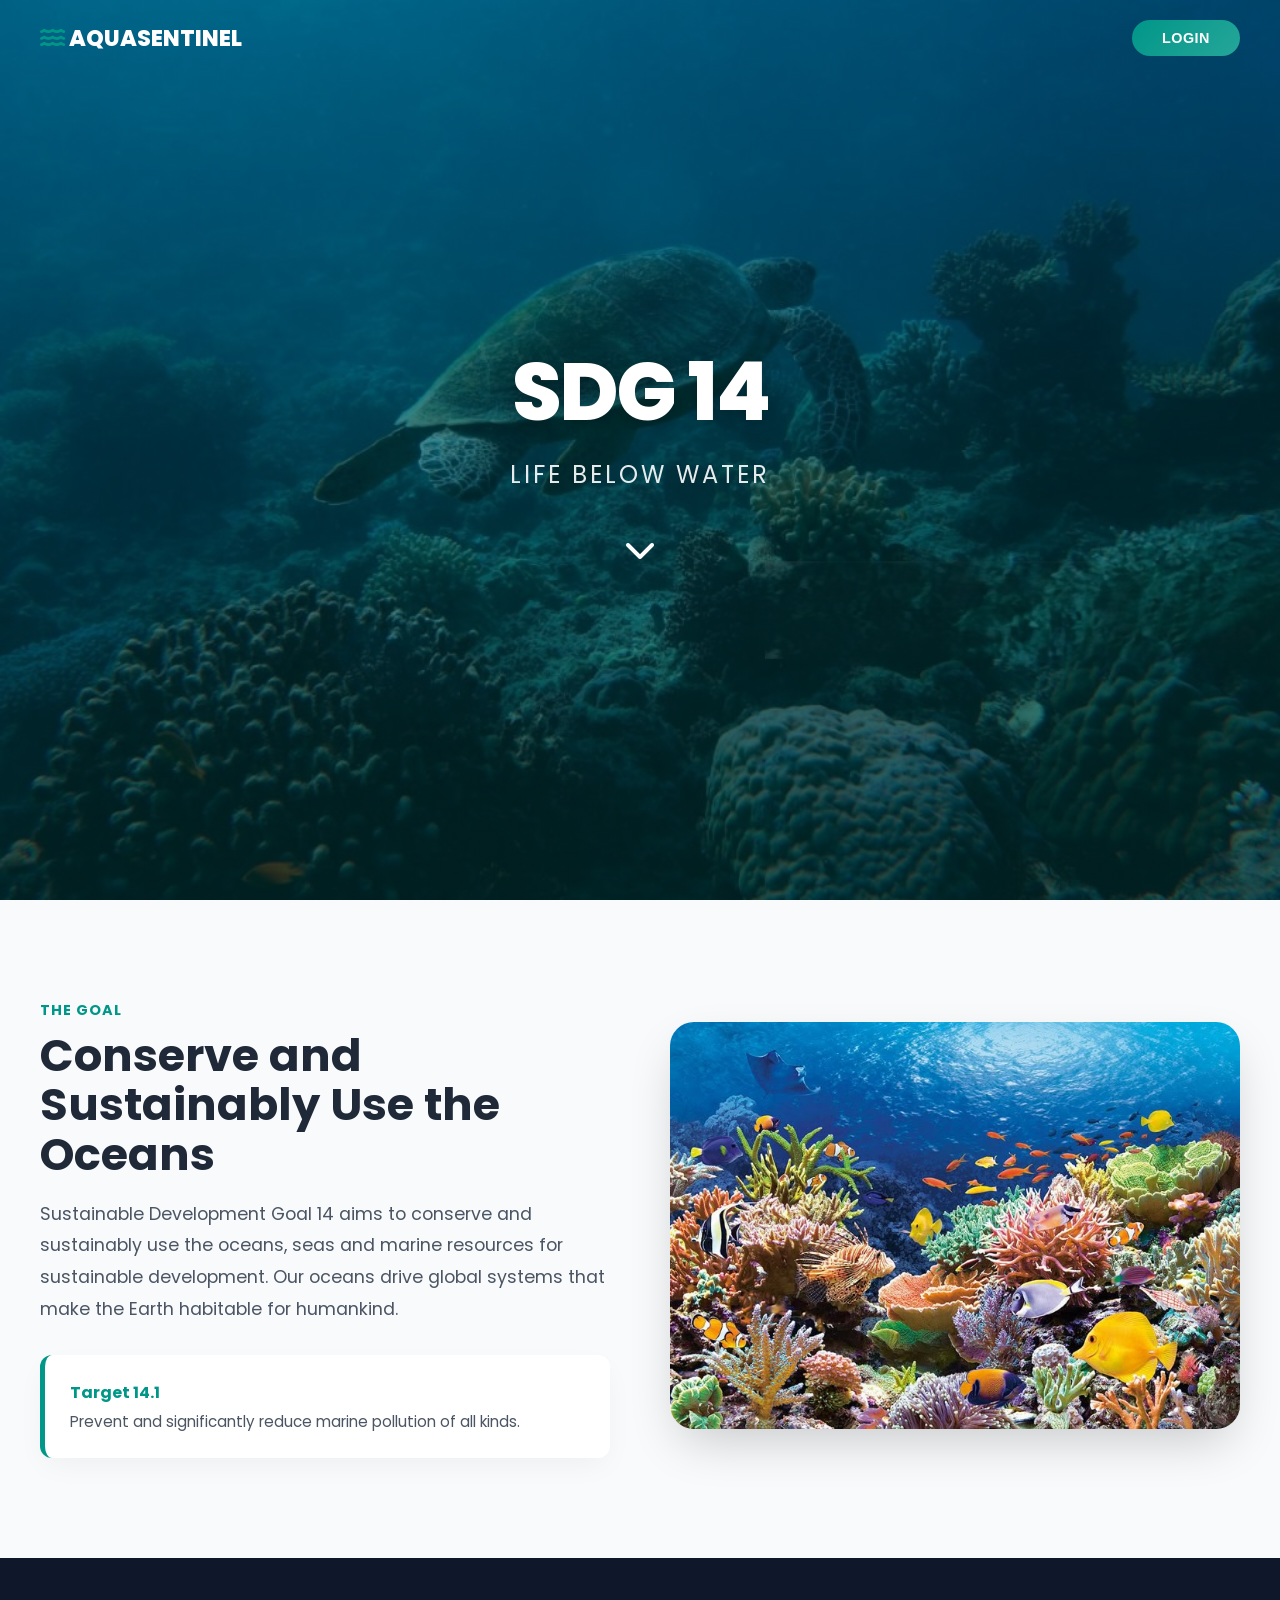
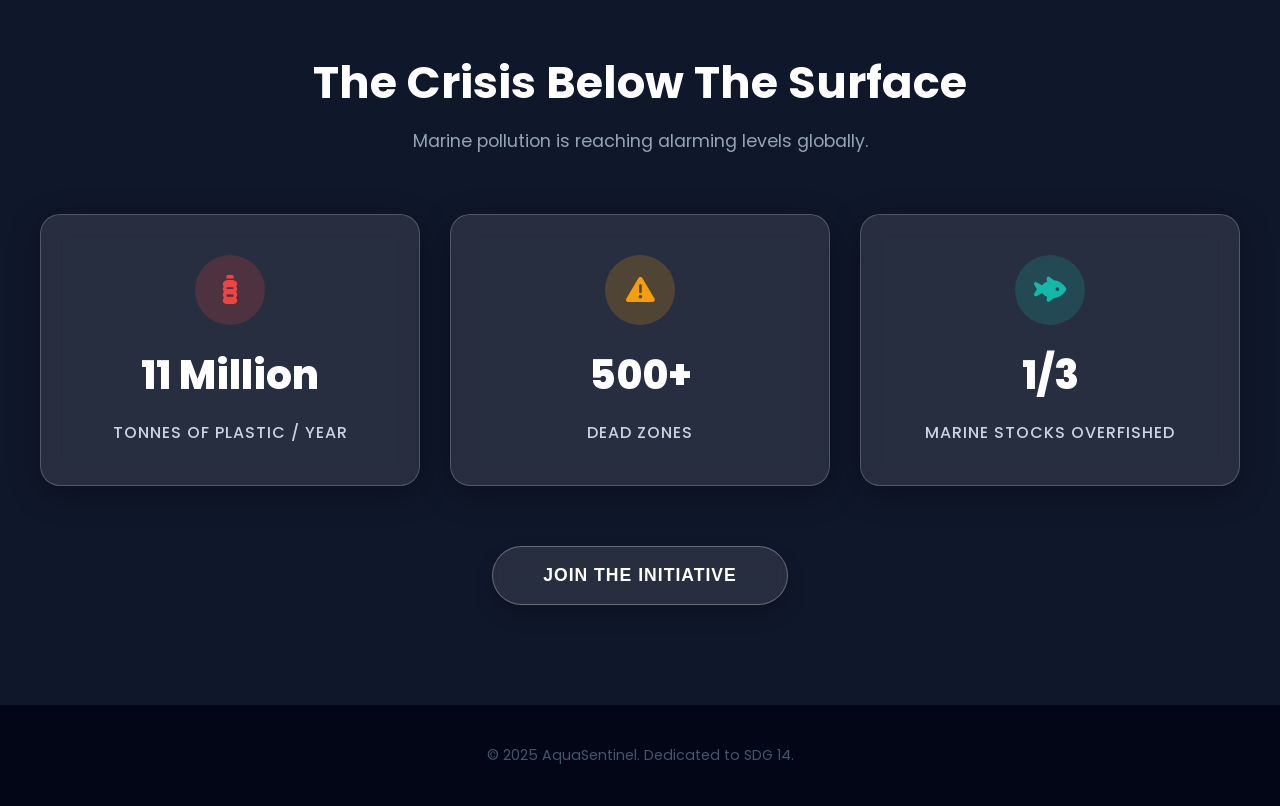
<file: index.html>
<!DOCTYPE html>
<html lang="en">
<head>
    <meta charset="UTF-8">
    <meta name="viewport" content="width=device-width, initial-scale=1.0">
    <title>AquaSentinel - SDG 14</title>
    <link rel="icon" type="image/png" href="logo.png">
    
    <link href="https://fonts.googleapis.com/css2?family=Poppins:wght@300;400;600;700;800&display=swap" rel="stylesheet">
    <link rel="stylesheet" href="https://cdnjs.cloudflare.com/ajax/libs/font-awesome/6.4.0/css/all.min.css">
    
    <link rel="stylesheet" href="style.css">
</head>
<body>
    <div id="landing-view">
        
        <nav id="main-nav">
            <div class="logo" style="font-weight: 800; font-size: 1.4rem;">
                <i class="fa-solid fa-water" style="color: var(--primary);"></i> AQUASENTINEL
            </div>
            <div>
                <button onclick="window.location.href='login.html'" class="btn btn-primary" style="padding: 10px 30px; border-radius: 30px; box-shadow: none;">LOGIN</button>
            </div>
        </nav>

        <header class="hero-bg">
            <div style="max-width: 900px; padding: 20px;">
                <h1 class="hero-title">SDG 14</h1>
                <h2 class="hero-subtitle">Life Below Water</h2>
                <button onclick="document.getElementById('info-section').scrollIntoView({behavior: 'smooth'})" class="scroll-down-btn">
                    <i class="fa-solid fa-chevron-down"></i>
                </button>
            </div>
        </header>

        <section id="info-section" class="section bg-white">
            <div class="container grid-landing">
                <div>
                    <span class="section-label">THE GOAL</span>
                    <h2 class="section-heading">Conserve and Sustainably Use the Oceans</h2>
                    <p class="info-text">
                        Sustainable Development Goal 14 aims to conserve and sustainably use the oceans, seas and marine resources for sustainable development. 
                        Our oceans drive global systems that make the Earth habitable for humankind.
                    </p>
                    <div class="info-card">
                        <h4 style="color: var(--primary); margin-bottom: 5px; font-weight: 700;">Target 14.1</h4>
                        <p style="color: #4b5563; font-size: 0.95rem;">Prevent and significantly reduce marine pollution of all kinds.</p>
                    </div>
                </div>
                <div>
                    <img src="ocean.jfif" class="info-image" alt="Ocean Life">
                </div>
            </div>
        </section>

        <section class="section bg-dark">
            <div class="container">
                <div style="text-align: center; margin-bottom: 60px;">
                    <h2 class="section-heading white-text">The Crisis Below The Surface</h2>
                    <p style="color: #94a3b8; font-size: 1.1rem;">Marine pollution is reaching alarming levels globally.</p>
                </div>

                <div class="grid-3">
                    <div class="glass-card">
                        <div class="icon-circle icon-red"><i class="fa-solid fa-bottle-water"></i></div>
                        <h3>11 Million</h3>
                        <p>Tonnes of Plastic / Year</p>
                    </div>
                    <div class="glass-card">
                        <div class="icon-circle icon-yellow"><i class="fa-solid fa-triangle-exclamation"></i></div>
                        <h3>500+</h3>
                        <p>Dead Zones</p>
                    </div>
                    <div class="glass-card">
                        <div class="icon-circle icon-teal"><i class="fa-solid fa-fish-fins"></i></div>
                        <h3>1/3</h3>
                        <p>Marine Stocks Overfished</p>
                    </div>
                </div>
                
                <div style="text-align: center; margin-top: 60px;">
                    <button onclick="window.location.href='signup.html'" class="cta-btn">JOIN THE INITIATIVE</button>
                </div>
            </div>
        </section>
        
        <footer style="background: #020617; padding: 40px; text-align: center; color: #475569; font-size: 0.9rem;">
            <p>&copy; 2025 AquaSentinel. Dedicated to SDG 14.</p>
        </footer>
    </div>
    <script src="script.js"></script>
</body>
</html>
</file>
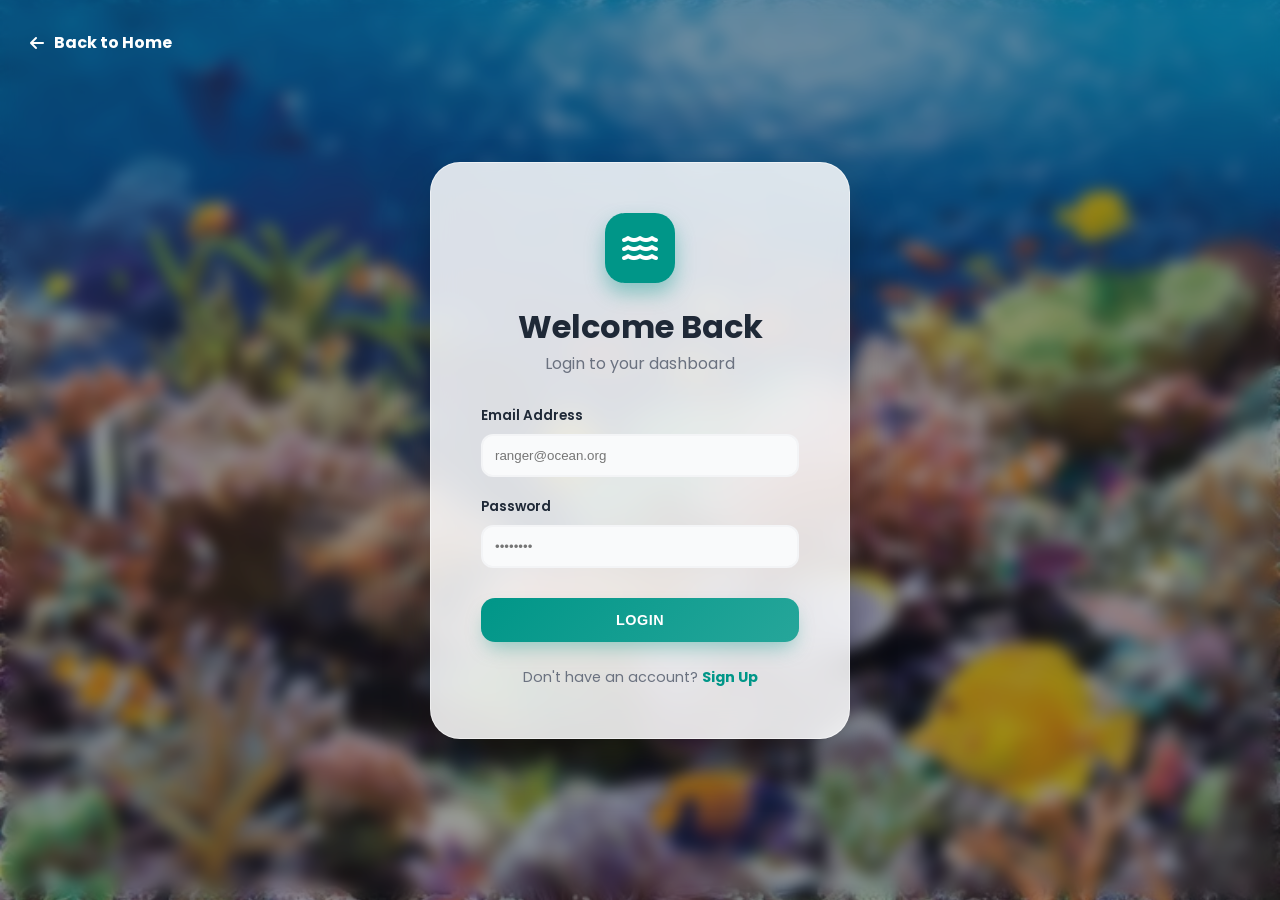
<file: login.html>
<!DOCTYPE html>
<html lang="en">
<head>
    <meta charset="UTF-8">
    <meta name="viewport" content="width=device-width, initial-scale=1.0">
    <title>Login - AquaSentinel</title>
    <link rel="icon" type="image/png" href="logo.png">
    <link href="https://fonts.googleapis.com/css2?family=Poppins:wght@300;400;500;600;700;800&display=swap" rel="stylesheet">
    <link rel="stylesheet" href="https://cdnjs.cloudflare.com/ajax/libs/font-awesome/6.4.0/css/all.min.css">
    <link rel="stylesheet" href="style.css">
</head>
<body>
    <div class="auth-bg">
        <a href="index.html" style="position: absolute; top: 30px; left: 30px; color: white; text-decoration: none; font-weight: 700; z-index: 10; display: flex; align-items: center; gap: 10px;">
            <i class="fa-solid fa-arrow-left"></i> Back to Home
        </a>
        
        <div class="auth-card">
            <div style="text-align: center; margin-bottom: 30px;">
                <div style="width: 70px; height: 70px; background: var(--primary); border-radius: 20px; display: flex; align-items: center; justify-content: center; margin: 0 auto 20px; font-size: 2rem; color: white; box-shadow: 0 10px 20px rgba(0, 150, 136, 0.4);">
                    <i class="fa-solid fa-water"></i>
                </div>
                <h2 style="font-size: 2rem; font-weight: 700; color: #1f2937;">Welcome Back</h2>
                <p style="color: #6b7280;">Login to your dashboard</p>
            </div>
            
            <form id="login-form">
                <div class="input-group">
                    <label>Email Address</label>
                    <input type="email" id="login-email" required placeholder="ranger@ocean.org">
                </div>
                <div class="input-group">
                    <label>Password</label>
                    <input type="password" id="login-password" required placeholder="••••••••">
                </div>
                
                <div id="login-error" style="color: #ef4444; font-size: 0.9rem; margin-bottom: 15px; display: none; text-align: center;">
                    <i class="fa-solid fa-circle-exclamation"></i> Incorrect credentials
                </div>

                <button type="submit" class="btn btn-primary" style="width: 100%; margin-top: 10px;">LOGIN</button>
            </form>
            
            <div style="margin-top: 25px; text-align: center; font-size: 0.9rem; color: #6b7280;">
                Don't have an account? 
                <a href="signup.html" style="color: var(--primary); font-weight: 700; text-decoration: none;">Sign Up</a>
            </div>
        </div>
    </div>
    <script src="script.js"></script>
</body>
</html>
</file>
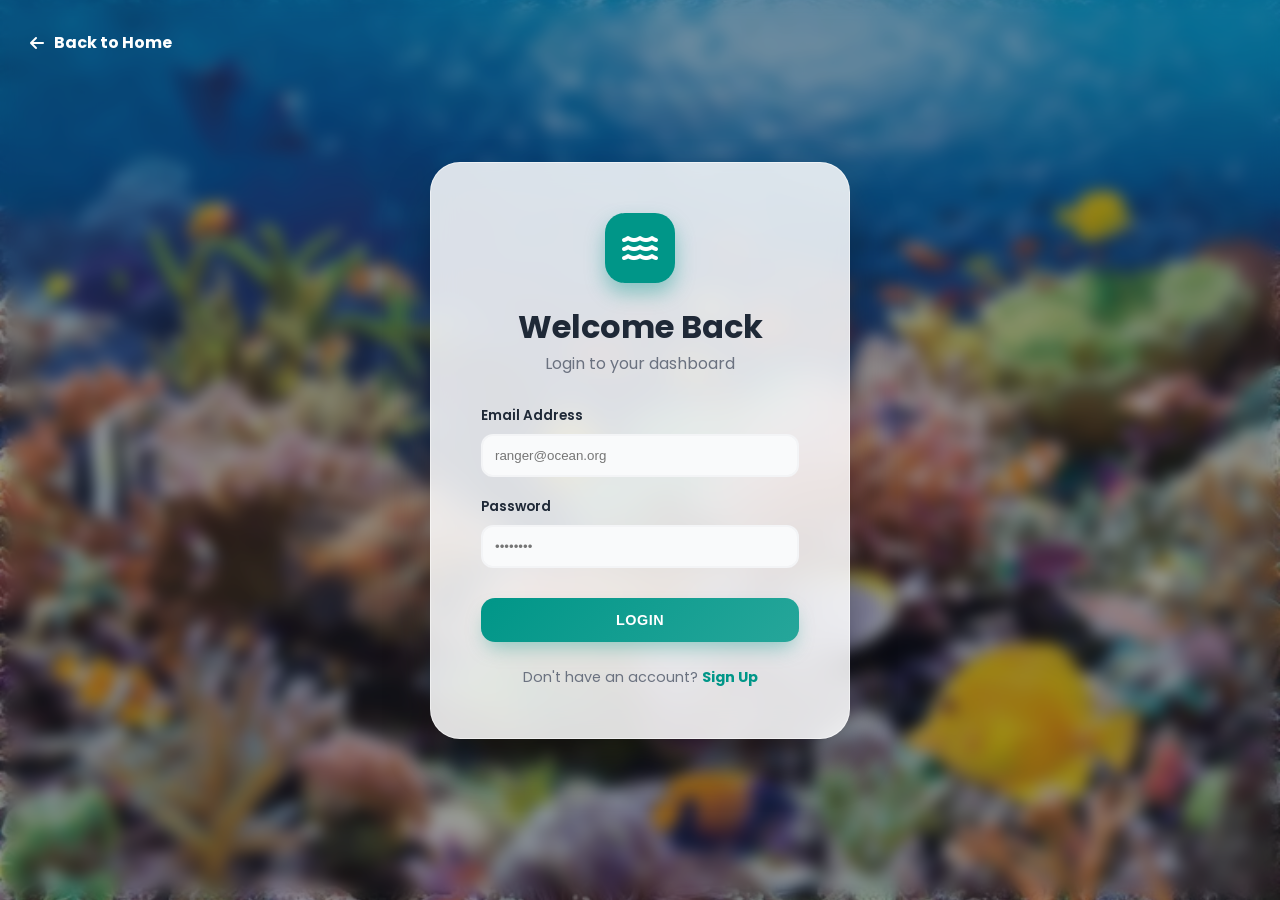
<file: profile.html>
<!DOCTYPE html>
<html lang="en">
<head>
    <meta charset="UTF-8">
    <meta name="viewport" content="width=device-width, initial-scale=1.0">
    <title>Profile - AquaSentinel</title>
    <link rel="icon" type="image/png" href="logo.png">
    <link rel="stylesheet" href="https://cdnjs.cloudflare.com/ajax/libs/font-awesome/6.4.0/css/all.min.css">
    <link href="https://fonts.googleapis.com/css2?family=Poppins:wght@300;400;500;600;700;800&display=swap" rel="stylesheet">
    <link rel="stylesheet" href="style.css">
</head>
<body>
    <div id="app-view">
        <div class="mobile-app-header">
            <button class="mobile-menu-btn"><i class="fa-solid fa-bars"></i></button>
            <span style="font-weight: 800; font-size: 1.2rem; color: #009688;">AquaSentinel</span>
        </div>
        <div class="sidebar-overlay"></div>

        <aside id="sidebar">
            <div class="sidebar-header">
                <i class="fa-solid fa-water" style="color: var(--primary);"></i> <span>AquaSentinel</span>
                <i class="fa-solid fa-xmark close-sidebar-btn" style="display: none;"></i>
            </div>
            <nav class="nav-menu">
                <a href="dashboard.html" class="menu-btn"><i class="fa-solid fa-chart-pie"></i> Dashboard</a>
                <a href="map.html" class="menu-btn"><i class="fa-solid fa-map-location-dot"></i> Coastal Map</a>
                <a href="report.html" class="menu-btn"><i class="fa-solid fa-pen-to-square"></i> Submit Report</a>
                <a href="profile.html" class="menu-btn active-nav"><i class="fa-solid fa-user"></i> My Profile</a>
                <button onclick="app.logout()" class="menu-btn logout-btn"><i class="fa-solid fa-right-from-bracket"></i> Logout</button>
            </nav>
        </aside>

        <main>
            <h2 class="page-title">Ranger Profile</h2>
            
            <div class="grid-2" style="grid-template-columns: 1fr 2fr;">
                <div class="card text-center" style="height: fit-content;">
                    <div class="user-avatar large" id="profile-initials-large" style="width: 100px; height: 100px; font-size: 2.5rem; margin: 0 auto 20px; border-radius: 50%; display: flex; align-items: center; justify-content: center; background: var(--primary); color: white;">JD</div>
                    <img src="" id="profile-img-large" class="user-avatar-img large hidden-section" alt="Profile" style="width: 100px; height: 100px; margin: 0 auto 20px; border-radius: 50%; object-fit: cover;">
                    <h3 id="profile-name" style="font-size: 1.5rem; font-weight: 700;">Juan</h3>
                    <p class="role-text" style="color: var(--primary); font-weight: 600; letter-spacing: 1px;">VOLUNTEER RANGER</p>
                    
                    <div style="text-align: left; margin-top: 30px; background: #f9fafb; padding: 20px; border-radius: 16px;">
                        <p id="display-bio" style="font-style: italic; color: #6b7280; margin-bottom: 15px;">"No bio set yet."</p>
                        <div style="display: flex; justify-content: space-between; margin-bottom: 5px;"><strong>Birthday:</strong> <span id="display-birthday">-</span></div>
                        <div style="display: flex; justify-content: space-between;"><strong>Age:</strong> <span id="display-age">-</span></div>
                    </div>
                    <button onclick="app.openEditProfile()" class="btn btn-outline" style="width: 100%; margin-top: 20px; border-radius: 12px;"><i class="fa-solid fa-pen"></i> Edit Profile</button>
                </div>

                <div class="card">
                    <h3 style="font-size: 1.2rem; font-weight: 700; margin-bottom: 20px;">Submission History</h3>
                    <div style="overflow-x: auto;">
                        <table id="history-table" style="width: 100%; text-align: left; border-collapse: collapse;">
                            <thead>
                                <tr style="border-bottom: 2px solid #f3f4f6;">
                                    <th style="padding: 15px; color: #9ca3af;">Date</th>
                                    <th style="padding: 15px; color: #9ca3af;">Location</th>
                                    <th style="padding: 15px; color: #9ca3af;">Type</th>
                                    <th style="padding: 15px; color: #9ca3af;">Action</th>
                                </tr>
                            </thead>
                            <tbody id="history-table-body"></tbody>
                        </table>
                    </div>
                    <p id="empty-history-msg" style="text-align: center; color: #9ca3af; margin-top: 30px;">No reports submitted yet.</p>
                </div>
            </div>
        </main>
    </div>

    <div id="edit-profile-modal" class="modal-overlay hidden-section">
        <div class="modal-content">
            <div class="modal-header" style="display: flex; justify-content: space-between; margin-bottom: 20px;">
                <span style="font-weight: 700; font-size: 1.2rem;">Edit Profile</span>
                <span class="close-modal" onclick="app.closeEditProfile()" style="cursor: pointer;"><i class="fa-solid fa-xmark"></i></span>
            </div>
            <form id="edit-profile-form">
                <div class="input-group"><label>Profile Picture</label><input type="file" id="edit-image" accept="image/*"></div>
                <div class="input-group"><label>Full Name</label><input type="text" id="edit-name" required></div>
                <div class="input-group"><label>Bio</label><textarea id="edit-bio" rows="3"></textarea></div>
                
                <div class="input-row">
                    <div class="input-group" style="flex: 2;"><label>Birthday</label><input type="date" id="edit-birthday"></div>
                    <div class="input-group" style="flex: 1;"><label>Age</label><input type="number" id="edit-age"></div>
                </div>
                
                <div class="input-group"><label>Email</label><input type="email" id="edit-email" readonly style="background: #f3f4f6;"></div>
                <div class="input-group"><label>New Password</label><input type="password" id="edit-password" placeholder="Leave blank to keep current"></div>
                <button type="button" onclick="app.saveProfile()" class="btn btn-primary" style="margin-top: 20px;">Save Changes</button>
            </form>
        </div>
    </div>

    <div id="delete-modal" class="modal-overlay hidden-section">
        <div class="modal-content" style="text-align: center; max-width: 350px;">
            <div style="width: 60px; height: 60px; background: #fee2e2; color: #ef4444; border-radius: 50%; display: flex; align-items: center; justify-content: center; font-size: 1.5rem; margin: 0 auto 20px auto;">
                <i class="fa-solid fa-trash-can"></i>
            </div>
            <h3 style="margin-bottom: 10px; color: #1f2937;">Delete Report?</h3>
            <p style="color: #6b7280; font-size: 0.95rem; margin-bottom: 25px;">
                This action cannot be undone. Are you sure you want to delete this report?
            </p>
            <div style="display: flex; gap: 10px;">
                <button onclick="app.closeDeleteModal()" class="btn btn-outline" style="flex:1;">Cancel</button>
                <button onclick="app.confirmDelete()" class="btn" style="background: #ef4444; color: white; flex:1; border:none; box-shadow: 0 10px 20px -5px rgba(239, 68, 68, 0.4);">Delete</button>
            </div>
        </div>
    </div>

    <script src="script.js"></script>
</body>
</html>
</file>
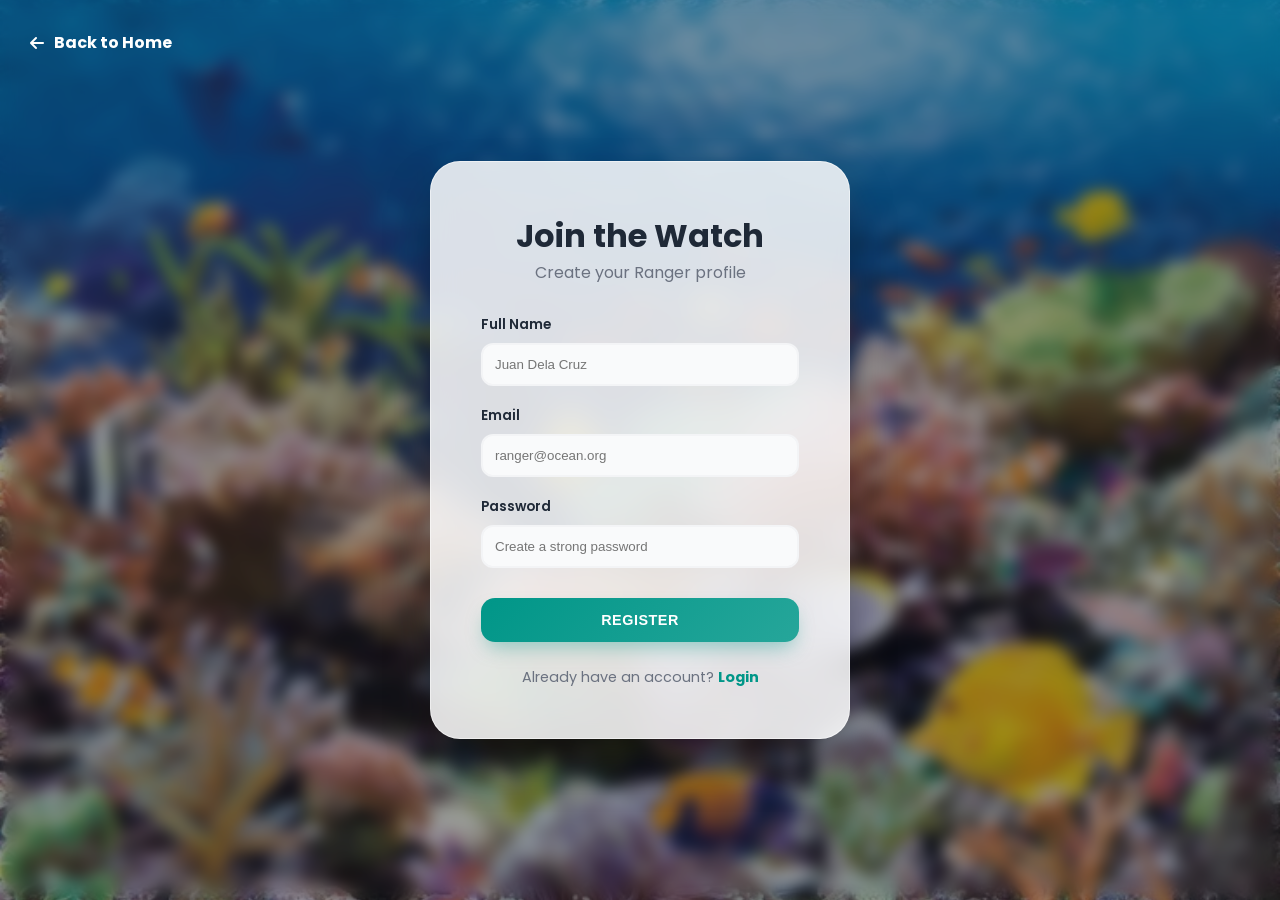
<file: signup.html>
<!DOCTYPE html>
<html lang="en">
<head>
    <meta charset="UTF-8">
    <meta name="viewport" content="width=device-width, initial-scale=1.0">
    <title>Sign Up - AquaSentinel</title>
    <link rel="icon" type="image/png" href="logo.png">
    <link href="https://fonts.googleapis.com/css2?family=Poppins:wght@300;400;500;600;700;800&display=swap" rel="stylesheet">
    <link rel="stylesheet" href="https://cdnjs.cloudflare.com/ajax/libs/font-awesome/6.4.0/css/all.min.css">
    <link rel="stylesheet" href="style.css">
</head>
<body>
    <div class="auth-bg">
        <a href="index.html" style="position: absolute; top: 30px; left: 30px; color: white; text-decoration: none; font-weight: 700; z-index: 10; display: flex; align-items: center; gap: 10px;">
            <i class="fa-solid fa-arrow-left"></i> Back to Home
        </a>

        <div class="auth-card">
            <div style="text-align: center; margin-bottom: 30px;">
                <h2 style="font-size: 2rem; font-weight: 700; color: #1f2937;">Join the Watch</h2>
                <p style="color: #6b7280;">Create your Ranger profile</p>
            </div>
            
            <form id="signup-form">
                <div class="input-group">
                    <label>Full Name</label>
                    <input type="text" id="signup-name" required placeholder="Juan Dela Cruz">
                </div>
                <div class="input-group">
                    <label>Email</label>
                    <input type="email" id="signup-email" required placeholder="ranger@ocean.org">
                </div>
                <div class="input-group">
                    <label>Password</label>
                    <input type="password" id="signup-password" required placeholder="Create a strong password">
                </div>
                <button type="submit" class="btn btn-primary" style="width: 100%; margin-top: 10px;">REGISTER</button>
            </form>
            
            <div style="margin-top: 25px; text-align: center; font-size: 0.9rem; color: #6b7280;">
                Already have an account? 
                <a href="login.html" style="color: var(--primary); font-weight: 700; text-decoration: none;">Login</a>
            </div>
        </div>
    </div>
    <script src="script.js"></script>
</body>
</html>
</file>
<file: style.css>
/* =========================================
   🌿 AQUASENTINEL "COACH PRO" MASTER THEME
   Style: Soft Glassmorphism, Pastel Teals, Rounded UI
   ========================================= */

@import url('https://fonts.googleapis.com/css2?family=Poppins:wght@300;400;500;600;700;800&display=swap');

:root {
    --bg-body: #eefdfc;        
    --sidebar-bg: #e0f2f1;     
    --primary: #009688;        /* Teal Green */
    --primary-dark: #00796b;
    --accent: #26a69a;
    --text-dark: #1f2937;      
    --text-light: #6b7280;     
    --white: #ffffff;
    
    /* Shadows & Radius */
    --card-shadow: 0 20px 25px -5px rgba(0, 0, 0, 0.05), 0 10px 10px -5px rgba(0, 0, 0, 0.01);
    --glass-shadow: 0 8px 32px 0 rgba(0, 0, 0, 0.3);
    --card-radius: 24px;       
    --sidebar-width: 260px;
}

* { box-sizing: border-box; margin: 0; padding: 0; }

body {
    font-family: 'Poppins', sans-serif;
    background: linear-gradient(135deg, #e0f7fa 0%, #f1f8e9 100%);
    color: var(--text-dark);
    -webkit-font-smoothing: antialiased;
    min-height: 100vh;
}

/* =========================================
   🏠 LANDING & AUTH PAGES (Public)
   ========================================= */

/* Hero Background (Landing) */
.hero-bg {
    background: linear-gradient(rgba(0, 50, 50, 0.5), rgba(0, 50, 50, 0.6)), url('marine.jpg');
    background-size: cover; background-position: center; background-attachment: fixed;
    min-height: 100vh; display: flex; flex-direction: column;
    align-items: center; justify-content: center; text-align: center; color: white;
}

.hero-title { font-size: 5rem; font-weight: 800; letter-spacing: -2px; margin-bottom: 5px; text-shadow: 0 4px 20px rgba(0,0,0,0.3); }
.hero-subtitle { font-size: 1.5rem; font-weight: 400; margin-bottom: 40px; letter-spacing: 3px; text-transform: uppercase; opacity: 0.9; }

/* Landing Navigation */
#main-nav {
    display: flex; justify-content: space-between; align-items: center;
    padding: 20px 40px; position: fixed; width: 100%; top: 0; z-index: 100;
    transition: 0.3s; color: white;
}
#main-nav.scrolled {
    background: rgba(255, 255, 255, 0.95);
    backdrop-filter: blur(10px);
    padding: 15px 40px;
    color: #1f2937;
    box-shadow: 0 4px 20px rgba(0,0,0,0.05);
}

/* Auth Background (Login/Signup) */
.auth-bg {
    background: url('ocean.jfif') no-repeat center center/cover;
    height: 100vh; display: flex; align-items: center; justify-content: center;
    position: relative;
}
.auth-bg::before { content: ''; position: absolute; inset: 0; background: rgba(15, 23, 42, 0.4); backdrop-filter: blur(8px); }

/* Auth Card Glass */
.auth-card {
    background: rgba(255, 255, 255, 0.85); backdrop-filter: blur(15px);
    padding: 50px; border-radius: 30px; width: 100%; max-width: 420px;
    box-shadow: 0 25px 50px -12px rgba(0, 0, 0, 0.5); position: relative; z-index: 2;
    border: 1px solid rgba(255,255,255,0.5);
}

/* Landing Page Icons */
.icon-circle { width: 70px; height: 70px; border-radius: 50%; display: flex; align-items: center; justify-content: center; font-size: 1.8rem; margin: 0 auto 20px; }
.icon-red { background: rgba(239, 68, 68, 0.2); color: #ef4444; }
.icon-yellow { background: rgba(245, 158, 11, 0.2); color: #f59e0b; }
.icon-teal { background: rgba(20, 184, 166, 0.2); color: #14b8a6; }

/* Glass Cards (Landing Crisis Section) */
.glass-card {
    background: rgba(255, 255, 255, 0.1); backdrop-filter: blur(12px);
    -webkit-backdrop-filter: blur(12px); border: 1px solid rgba(255, 255, 255, 0.2);
    border-radius: 20px; padding: 40px 20px; text-align: center;
    transition: transform 0.3s ease, background 0.3s ease;
    box-shadow: var(--glass-shadow);
}
.glass-card:hover { transform: translateY(-10px); background: rgba(255, 255, 255, 0.15); }
.glass-card h3 { color: #ffffff; font-size: 2.5rem; font-weight: 800; margin: 15px 0; }
.glass-card p { color: #cbd5e1; font-size: 1rem; font-weight: 500; text-transform: uppercase; letter-spacing: 1px; }

/* Scroll Button */
.scroll-down-btn { font-size: 2rem; color: white; animation: bounce 2s infinite; background: none; border: none; cursor: pointer; }
@keyframes bounce { 0%, 100% { transform: translateY(0); } 50% { transform: translateY(-10px); } }

/* Sections */
.section { padding: 100px 20px; }
.bg-white { background: #f8fafc; }
.bg-dark { background: #0f172a; color: white; }
.container { max-width: 1200px; margin: 0 auto; }
.section-label { color: var(--primary); font-weight: 700; letter-spacing: 1px; font-size: 0.9rem; margin-bottom: 10px; display: block; }
.section-heading { font-size: 2.8rem; font-weight: 700; margin-bottom: 20px; line-height: 1.1; color: #1f2937; }
.white-text { color: white !important; }
.info-text { font-size: 1.1rem; line-height: 1.8; color: #4b5563; margin-bottom: 30px; }
.info-card { background: white; padding: 25px; border-left: 5px solid var(--primary); border-radius: 12px; box-shadow: 0 10px 30px -5px rgba(0,0,0,0.05); }
.info-image { width: 100%; border-radius: 24px; box-shadow: 0 20px 50px -10px rgba(0,0,0,0.2); }

/* --- GLASS BUTTON (Join Initiative) --- */
.cta-btn {
    background: rgba(255, 255, 255, 0.1); 
    backdrop-filter: blur(10px); -webkit-backdrop-filter: blur(10px);
    border: 1px solid rgba(255, 255, 255, 0.3); color: white;
    padding: 18px 50px; border-radius: 50px;
    font-size: 1.1rem; font-weight: 800; letter-spacing: 1px; text-transform: uppercase;
    cursor: pointer; transition: all 0.3s ease;
    box-shadow: 0 10px 20px rgba(0, 0, 0, 0.2);
}
.cta-btn:hover {
    background: rgba(0, 150, 136, 0.3); border-color: #009688;
    transform: translateY(-3px) scale(1.02);
    box-shadow: 0 0 25px rgba(0, 150, 136, 0.5);
}

/* =========================================
   📱 DASHBOARD & APP LAYOUT
   ========================================= */
#app-view { display: flex; min-height: 100vh; }

#sidebar {
    width: var(--sidebar-width);
    background: rgba(255, 255, 255, 0.6);
    backdrop-filter: blur(20px);
    border-right: 1px solid rgba(255,255,255,0.8);
    position: fixed; height: 100vh; z-index: 1000;
    padding: 30px 20px; display: flex; flex-direction: column;
    transition: transform 0.3s cubic-bezier(0.4, 0, 0.2, 1);
}

.sidebar-header {
    font-size: 1.4rem; font-weight: 800; color: var(--text-dark);
    margin-bottom: 40px; display: flex; align-items: center; gap: 10px; padding-left: 10px;
}

.sidebar-user { display: none; }

.nav-menu { display: flex; flex-direction: column; gap: 10px; }

.menu-btn {
    display: flex; align-items: center; gap: 15px; padding: 16px 20px;
    color: var(--text-light); text-decoration: none; font-weight: 600;
    font-size: 0.95rem; border-radius: 16px; transition: all 0.3s ease;
}
.menu-btn:hover { background: rgba(0, 150, 136, 0.1); color: var(--primary); transform: translateX(5px); }
.menu-btn.active-nav { background: var(--primary); color: white; box-shadow: 0 10px 20px -5px rgba(0, 150, 136, 0.4); }

.logout-btn { margin-top: auto; color: #ef4444; background: rgba(254, 226, 226, 0.5); }
.logout-btn:hover { background: #fee2e2; color: #dc2626; }

main {
    margin-left: var(--sidebar-width); flex: 1; padding: 40px 50px;
    width: calc(100% - var(--sidebar-width));
}

.page-title { font-size: 2.5rem; font-weight: 700; color: #111827; margin-bottom: 10px; letter-spacing: -1px; }
.text-center { text-align: center; }

/* --- CARDS & WIDGETS --- */
.card {
    background: rgba(255, 255, 255, 0.8); backdrop-filter: blur(10px);
    padding: 30px; border-radius: var(--card-radius);
    box-shadow: var(--card-shadow); border: 1px solid rgba(255,255,255,0.6);
    transition: transform 0.3s ease, box-shadow 0.3s ease;
}
.card:hover { transform: translateY(-5px); box-shadow: 0 25px 30px -5px rgba(0, 0, 0, 0.08); }

.grid-3 { display: grid; grid-template-columns: repeat(auto-fit, minmax(280px, 1fr)); gap: 30px; margin-bottom: 30px; }
.grid-2 { display: grid; grid-template-columns: 2fr 1fr; gap: 30px; }
.grid-landing { display: grid; grid-template-columns: 1fr 1fr; gap: 60px; align-items: center; }

.weather-widget { background: linear-gradient(120deg, #e0f2f1 0%, #b2dfdb 100%); color: var(--text-dark); position: relative; overflow: hidden; }
.widget-title { font-size: 0.9rem; font-weight: 600; color: var(--text-light); text-transform: uppercase; letter-spacing: 1px; margin-bottom: 15px; }
.weather-flex { display: flex; align-items: center; justify-content: space-between; }
.weather-temp { font-size: 3.5rem; font-weight: 700; color: var(--primary-dark); }
.weather-loc { font-size: 1.1rem; font-weight: 600; color: var(--text-light); }
.weather-icon { font-size: 4rem; color: var(--primary); filter: drop-shadow(0 10px 10px rgba(0,150,136,0.2)); }

.stat-card { display: flex; flex-direction: column; justify-content: space-between; height: 100%; position: relative; overflow: hidden; background: white; padding: 25px; border-radius: 24px; box-shadow: 0 10px 25px -5px rgba(0, 0, 0, 0.05); }
.stat-card::before { content: ''; position: absolute; top: -50px; right: -50px; width: 100px; height: 100px; border-radius: 50%; background: currentColor; opacity: 0.1; }
.stat-label { font-size: 0.9rem; font-weight: 600; color: var(--text-light); text-transform: uppercase; }
.stat-value { font-size: 3rem; font-weight: 800; color: var(--text-dark); margin: 10px 0; }
.stat-icon { width: 60px; height: 60px; border-radius: 18px; display: flex; align-items: center; justify-content: center; font-size: 1.8rem; align-self: flex-end; }
.stat-card.red .stat-icon { background: #fee2e2; color: #ef4444; }
.stat-card.teal .stat-icon { background: #ccfbf1; color: #0d9488; }

.feed-container { max-height: 400px; overflow-y: auto; display: flex; flex-direction: column; gap: 15px; }
.chart-container { position: relative; height: 300px; width: 100%; }

/* --- MAP & FORMS --- */
#map, #picker-map { height: 600px; width: 100%; border-radius: var(--card-radius); box-shadow: var(--card-shadow); z-index: 1; }
#picker-map { height: 350px; }

.form-card { background: white; }

/* Form Layout Fixes */
.input-row { display: flex; gap: 20px; margin-bottom: 20px; }
.input-group { display: flex; flex-direction: column; width: 100%; margin-bottom: 20px; }
.input-group label { color: var(--text-dark); font-weight: 600; margin-bottom: 8px; font-size: 0.85rem; }

input, select, textarea {
    background: #f9fafb; border: 2px solid #f3f4f6; border-radius: 12px;
    padding: 12px; color: var(--text-dark); font-weight: 500; transition: 0.2s; width: 100%;
}
input:focus, select:focus { background: white; border-color: var(--primary); outline: none; box-shadow: 0 0 0 4px rgba(0, 150, 136, 0.1); }
input[type="file"] { padding: 10px; background: white; height: auto; }

/* Report Types */
.report-type-grid { display: flex; gap: 15px; margin-bottom: 25px; }
.type-label { flex: 1; cursor: pointer; }
.type-option { border: 2px solid #f3f4f6; padding: 20px; border-radius: 16px; text-align: center; transition: all 0.2s; }
.type-option:hover { transform: translateY(-2px); border-color: var(--primary); }
input[type="radio"]:checked + .type-option.pollution { border-color: #ef4444; background: #fef2f2; }
input[type="radio"]:checked + .type-option.marine { border-color: #0ea5e9; background: #f0f9ff; }

/* Buttons */
.btn { padding: 14px 28px; border-radius: 14px; font-weight: 600; letter-spacing: 0.5px; text-transform: uppercase; font-size: 0.9rem; border: none; cursor: pointer; transition: 0.3s; }
.btn-primary { background: linear-gradient(135deg, var(--primary) 0%, var(--accent) 100%); color: white; box-shadow: 0 10px 20px -5px rgba(0, 150, 136, 0.4); }
.btn-primary:hover { transform: translateY(-2px); box-shadow: 0 15px 25px -5px rgba(0, 150, 136, 0.5); }
.btn-outline { background: white; border: 2px solid #e5e7eb; color: var(--text-light); }
.btn-outline:hover { border-color: var(--primary); color: var(--primary); }

/* --- MODAL & TOASTS --- */
.modal-overlay { 
    position: fixed; inset: 0; 
    background: rgba(0,0,0,0.4); backdrop-filter: blur(5px); 
    z-index: 2000; display: flex; align-items: center; justify-content: center; 
}

.modal-content { 
    background: white; padding: 30px; border-radius: 24px; 
    box-shadow: 0 50px 100px -20px rgba(0,0,0,0.25); 
    width: 90%; max-width: 500px; 
    max-height: 85vh; overflow-y: auto; 
    animation: popIn 0.3s cubic-bezier(0.175, 0.885, 0.32, 1.275); 
}
@keyframes popIn { from { transform: scale(0.8); opacity: 0; } to { transform: scale(1); opacity: 1; } }

.toast { position: fixed; bottom: 40px; right: 40px; padding: 16px 24px; border-radius: 16px; color: white; font-weight: 600; box-shadow: 0 20px 25px -5px rgba(0,0,0,0.1); z-index: 3000; animation: slideUp 0.4s ease; }
@keyframes slideUp { from { transform: translateY(100%); opacity: 0; } to { transform: translateY(0); opacity: 1; } }

/* =========================================
   📱 MOBILE RESPONSIVENESS
   ========================================= */
.mobile-app-header { 
    display: none; 
    position: fixed; top: 0; left: 0; width: 100%; height: 60px; /* Compact */
    background: rgba(255,255,255,0.95); backdrop-filter: blur(10px); 
    z-index: 1100; align-items: center; justify-content: space-between; 
    padding: 0 20px; box-shadow: 0 2px 10px rgba(0,0,0,0.05);
}
.mobile-menu-btn { background: none; border: none; font-size: 1.4rem; color: var(--text-dark); cursor: pointer; padding: 5px; }
.sidebar-overlay { display: none; position: fixed; inset: 0; background: rgba(0,0,0,0.4); backdrop-filter: blur(3px); z-index: 1050; }
.hidden-section { display: none !important; }

@media (max-width: 1024px) {
    #sidebar { transform: translateX(-100%); background: white; z-index: 1200; box-shadow: 5px 0 25px rgba(0,0,0,0.1); }
    #sidebar.open { transform: translateX(0); }
    .sidebar-overlay.open { display: block; }
    
    main { margin-left: 0; width: 100%; padding: 80px 20px 20px 20px; }
    
    .mobile-app-header { display: flex; }
    .close-sidebar-btn { display: block !important; font-size: 1.5rem; cursor: pointer; color: var(--text-dark); margin-left: auto; }
    
    .grid-2, .grid-landing { grid-template-columns: 1fr; gap: 20px; }
    .input-row { flex-direction: column; gap: 0; }
    
    .hero-title { font-size: 3rem; }
    .page-title { font-size: 1.8rem; }
}

/* --- MAP LEGEND --- */
.map-legend {
    position: absolute;
    bottom: 30px;
    right: 30px;
    background: rgba(255, 255, 255, 0.85); /* Semi-transparent white */
    backdrop-filter: blur(12px);           /* Glass Blur */
    padding: 20px;
    border-radius: 20px;
    box-shadow: 0 10px 30px rgba(0,0,0,0.15);
    border: 1px solid rgba(255,255,255,0.5);
    z-index: 500; /* Ensures it sits ON TOP of the map */
    min-width: 220px;
}

.map-legend h4 {
    margin-bottom: 15px;
    font-weight: 800;
    color: var(--text-dark);
    font-size: 1rem;
    text-transform: uppercase;
    letter-spacing: 0.5px;
}

.legend-item {
    display: flex;
    align-items: center;
    gap: 12px;
    margin-bottom: 10px;
    font-size: 0.95rem;
    color: var(--text-dark);
    font-weight: 500;
}

.legend-item i { font-size: 1.2rem; }

/* --- 🏆 BADGE & UPGRADE STYLES --- */

/* Dashboard Badge */
.badge-pill {
    background: linear-gradient(135deg, #f59e0b 0%, #d97706 100%);
    color: white;
    padding: 8px 16px;
    border-radius: 50px;
    font-size: 0.9rem;
    font-weight: 700;
    box-shadow: 0 4px 10px rgba(245, 158, 11, 0.3);
    display: flex; align-items: center; gap: 8px;
    animation: popIn 0.5s cubic-bezier(0.175, 0.885, 0.32, 1.275);
}

/* Special "Level Up" Toast (Gold) */
.toast.upgrade {
    background: linear-gradient(135deg, #FFD700 0%, #FFA500 100%) !important;
    color: #fff !important;
    box-shadow: 0 10px 25px rgba(255, 165, 0, 0.5) !important;
    border: 1px solid rgba(255,255,255,0.4);
    font-size: 1rem;
    padding: 20px 30px;
}

/* Badge Icons */
.fa-medal { color: #fff; }
</file>
